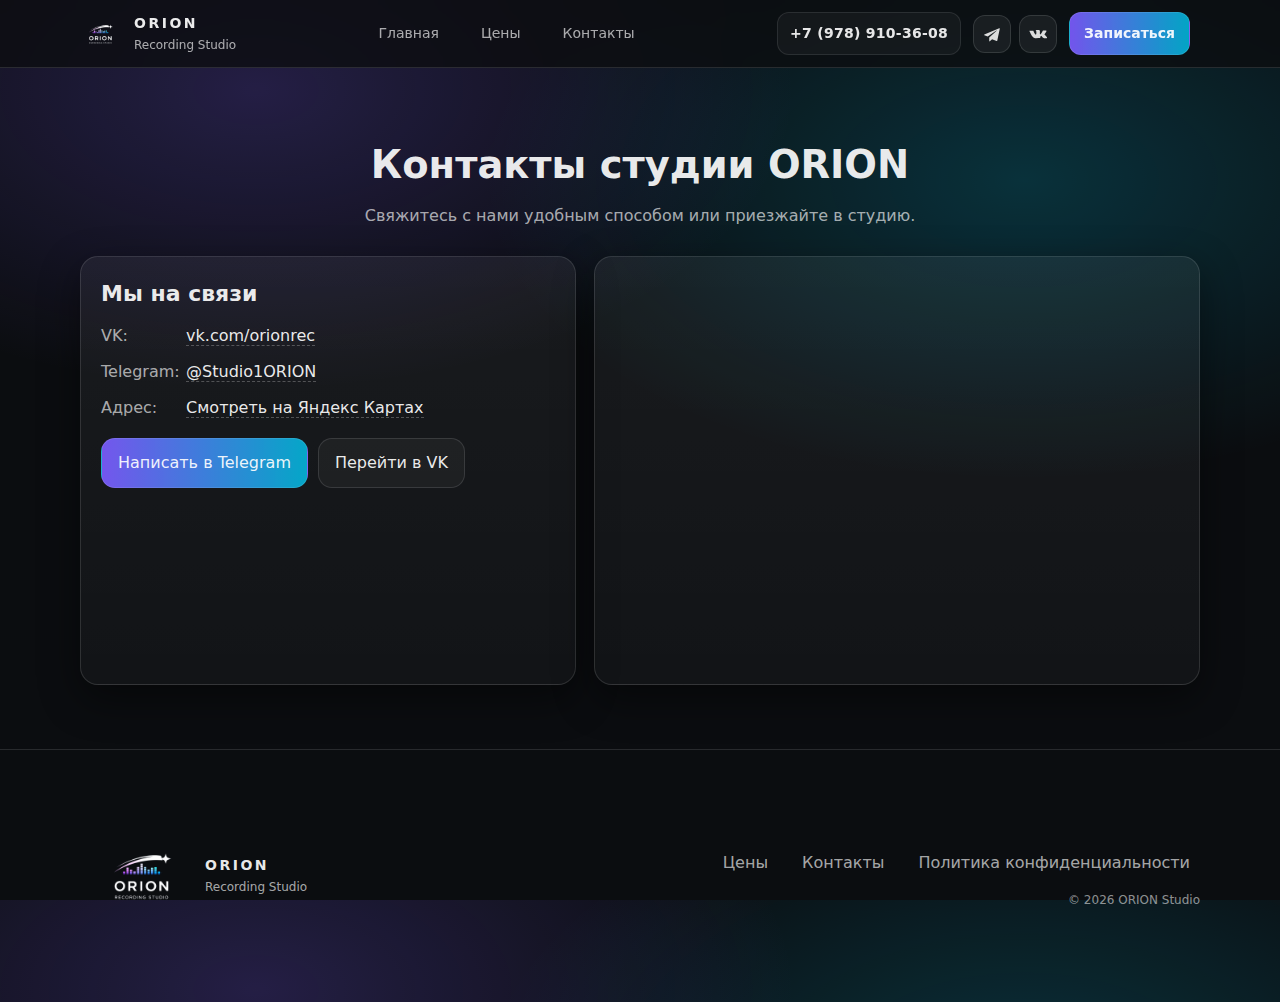
<file: contacts.html>
<!doctype html>
<html lang="ru">
<head>
  <meta charset="utf-8" />
  <meta name="viewport" content="width=device-width, initial-scale=1" />
  <title>ORION | Контакты</title>
  <meta name="description" content="Контакты студии звукозаписи ORION. Адрес, карта, социальные сети." />
  <link rel="stylesheet" href="css/styles.css" />
</head>

<body>

<!-- HEADER -->
<header class="header">
  <div class="header__inner">

    <a class="brand" href="index.html" aria-label="ORION — на главную">
      <img class="brand__logo" src="img/logo.png" alt="ORION Recording Studio" />
      <div class="brand__text">
        <div class="brand__name">ORION</div>
        <div class="brand__sub">Recording Studio</div>
      </div>
    </a>

    <nav class="nav nav--main" id="nav" aria-label="Главная навигация">
      <a href="index.html" class="nav__link">Главная</a>
      <a href="prices.html" class="nav__link">Цены</a>
      <a href="contacts.html" class="nav__link">Контакты</a>
    </nav>

    <div class="header__actions">

      <a class="header__phone" href="tel:+79789103608" aria-label="Позвонить">
        +7 (978) 910-36-08
      </a>

      <div class="header__socials" aria-label="Соцсети">
        <a href="https://t.me/Studio1ORION"
           target="_blank" rel="noopener noreferrer"
           aria-label="Telegram"
           class="social">
          <!-- SVG Telegram -->
          <svg class="social__icon" viewBox="0 0 24 24" aria-hidden="true">
            <path d="M21.6 4.4c.3-.1.6.1.7.3.1.2.1.5 0 .7l-3.3 15.5c-.1.4-.5.6-.9.4l-6-2.3-3 2.7c-.3.3-.8.1-.8-.3v-4.6l9.9-9.1c.2-.2 0-.5-.3-.3L6.3 15.3 1.8 13.6c-.5-.2-.5-.9 0-1.1z"/>
          </svg>
        </a>

        <a href="https://vk.com/orionrec"
           target="_blank" rel="noopener noreferrer"
           aria-label="VK"
           class="social">
          <!-- SVG VK -->
          <svg class="social__icon" viewBox="0 0 24 24" aria-hidden="true">
            <path d="M12.9 17.3h1.4s.4 0 .6-.2c.2-.2.2-.6.2-.6s0-1.8.8-2c.8-.2 1.8 1.8 2.9 2.6.8.6 1.4.5 1.4.5h2.9s1.5-.1.8-1.3c-.1-.1-.5-1.1-2.6-3-.9-.8-.8-.7.3-2.2 1.3-1.8 1.8-2.9 1.6-3.4-.2-.4-1.1-.3-1.1-.3h-3.2s-.2 0-.4.1c-.1.1-.2.2-.2.2s-.5 1.3-1.2 2.4c-1.4 2.4-2 2.5-2.2 2.4-.5-.3-.4-1.4-.4-2.1 0-2.3.4-3.2-.7-3.5-.4-.1-.7-.2-1.7-.2-1.3 0-2.4 0-3 .3-.4.2-.7.5-.5.5.2 0 .6.1.9.5.3.5.3 1.5.3 1.5s.2 2.7-.5 3.1c-.5.3-1.2-.3-2.4-2.4-.6-1.1-1.1-2.4-1.1-2.4s-.1-.2-.2-.2c-.2-.1-.4-.1-.4-.1H1.4s-.5 0-.7.2c-.2.2 0 .6 0 .6s1.8 4.2 3.9 7.1c1.9 2.6 4.6 2.4 4.6 2.4z"/>
          </svg>
        </a>
      </div>

      <a class="btn btn--small header__cta" href="#" data-lead-open>
        Записаться
      </a>

      <button class="burger" id="burger" type="button" aria-label="Открыть меню" aria-expanded="false">
        <span></span><span></span><span></span>
      </button>

    </div>
  </div>
</header>

  <main>
    <section class="section contacts">
      <div class="container">

        <div class="contacts__head">
          <h1 class="contacts__title">Контакты студии ORION</h1>
          <p class="contacts__subtitle">
            Свяжитесь с нами удобным способом или приезжайте в студию.
          </p>
        </div>

        <div class="contacts-grid">

          <!-- ЛЕВАЯ КОЛОНКА -->
          <div class="contacts-info card">
            <h3 class="contacts-info__title">Мы на связи</h3>

            <ul class="contacts-list">
              <li>
                <span class="contacts-list__label">VK:</span>
                <a href="https://vk.com/orionrec" target="_blank" rel="noopener">
                  vk.com/orionrec
                </a>
              </li>

              <li>
                <span class="contacts-list__label">Telegram:</span>
                <a href="https://t.me/Studio1ORION" target="_blank" rel="noopener">
                  @Studio1ORION
                </a>
              </li>

              <li>
                <span class="contacts-list__label">Адрес:</span>
                <a href="https://yandex.ru/maps/org/orion/238571213083/" target="_blank" rel="noopener">
                  Смотреть на Яндекс Картах
                </a>
              </li>
            </ul>

            <div class="contacts-actions">
              <a class="btn" href="https://t.me/Studio1ORION" target="_blank" rel="noopener">Написать в Telegram</a>
              <a class="btn btn--ghost" href="https://vk.com/orionrec" target="_blank" rel="noopener">Перейти в VK</a>
            </div>
          </div>

          <!-- ПРАВАЯ КОЛОНКА -->
          <div class="contacts-map card">
            <iframe
              src="https://yandex.ru/map-widget/v1/?ll=33.343747%2C45.190896&z=16&mode=search&oid=238571213083&ol=biz"
              frameborder="0"
              allowfullscreen
              loading="lazy"
              aria-label="Карта студии ORION">
            </iframe>
          </div>

        </div>
      </div>
    </section>
  </main>

  <!-- FOOTER -->
  <footer class="footer">
    <div class="container footer__inner">

      <a class="footer__brand" href="index.html" aria-label="ORION — на главную">
        <img class="footer__logo" src="img/logo.png" alt="ORION Recording Studio">
        <div class="footer__brandtext">
          <div class="footer__name">ORION</div>
          <div class="footer__sub">Recording Studio</div>
        </div>
      </a>

      <div class="footer__right">
        <nav class="footer__links" aria-label="Ссылки">
          <a href="prices.html">Цены</a>
          <a href="contacts.html">Контакты</a>
          <a href="politika.html">Политика конфиденциальности</a>
        </nav>

        <div class="footer__copy">© <span id="year"></span> ORION Studio</div>
      </div>

    </div>
  </footer>

  <!-- LEAD MODAL -->
  <div class="modal" id="leadModal" aria-hidden="true">
    <div class="modal__backdrop" data-lead-close></div>

    <div class="modal__dialog modal__dialog--lead" role="dialog" aria-label="Оставить заявку">
      <button class="modal__close" type="button" data-lead-close aria-label="Закрыть">✕</button>

      <div class="lead">
        <div class="lead__media" aria-hidden="true">
          <img src="img/lead-photo.jpg" alt="">
        </div>

        <div class="lead__content">
          <h3 class="lead__title">Оставьте заявку и мы свяжемся с вами!</h3>

          <form data-lead-form>
            <input type="text" name="hp" autocomplete="off" tabindex="-1"
                   style="position:absolute; left:-9999px; opacity:0; height:0;">

            <input name="name" placeholder="Как вас зовут?" required>
            <input name="phone" placeholder="+7 (999) 999-9999" required>

            <label class="form__label">Как удобнее связаться?</label>
            <select name="channel">
              <option value="Telegram">Telegram</option>
              <option value="VK">VK</option>
              <option value="Звонок">Звонок</option>
            </select>

            <label class="agree">
              <input type="checkbox" required>
              <span>Соглашаюсь с условиями <a href="politika.html" target="_blank">политики конфиденциальности</a></span>
            </label>

            <button class="btn" type="submit">Оставить заявку</button>
          </form>
        </div>
      </div>
    </div>
  </div>

  <!-- Скрипт только внизу -->
  <script src="js/script.js"></script>
</body>
</html>
</file>
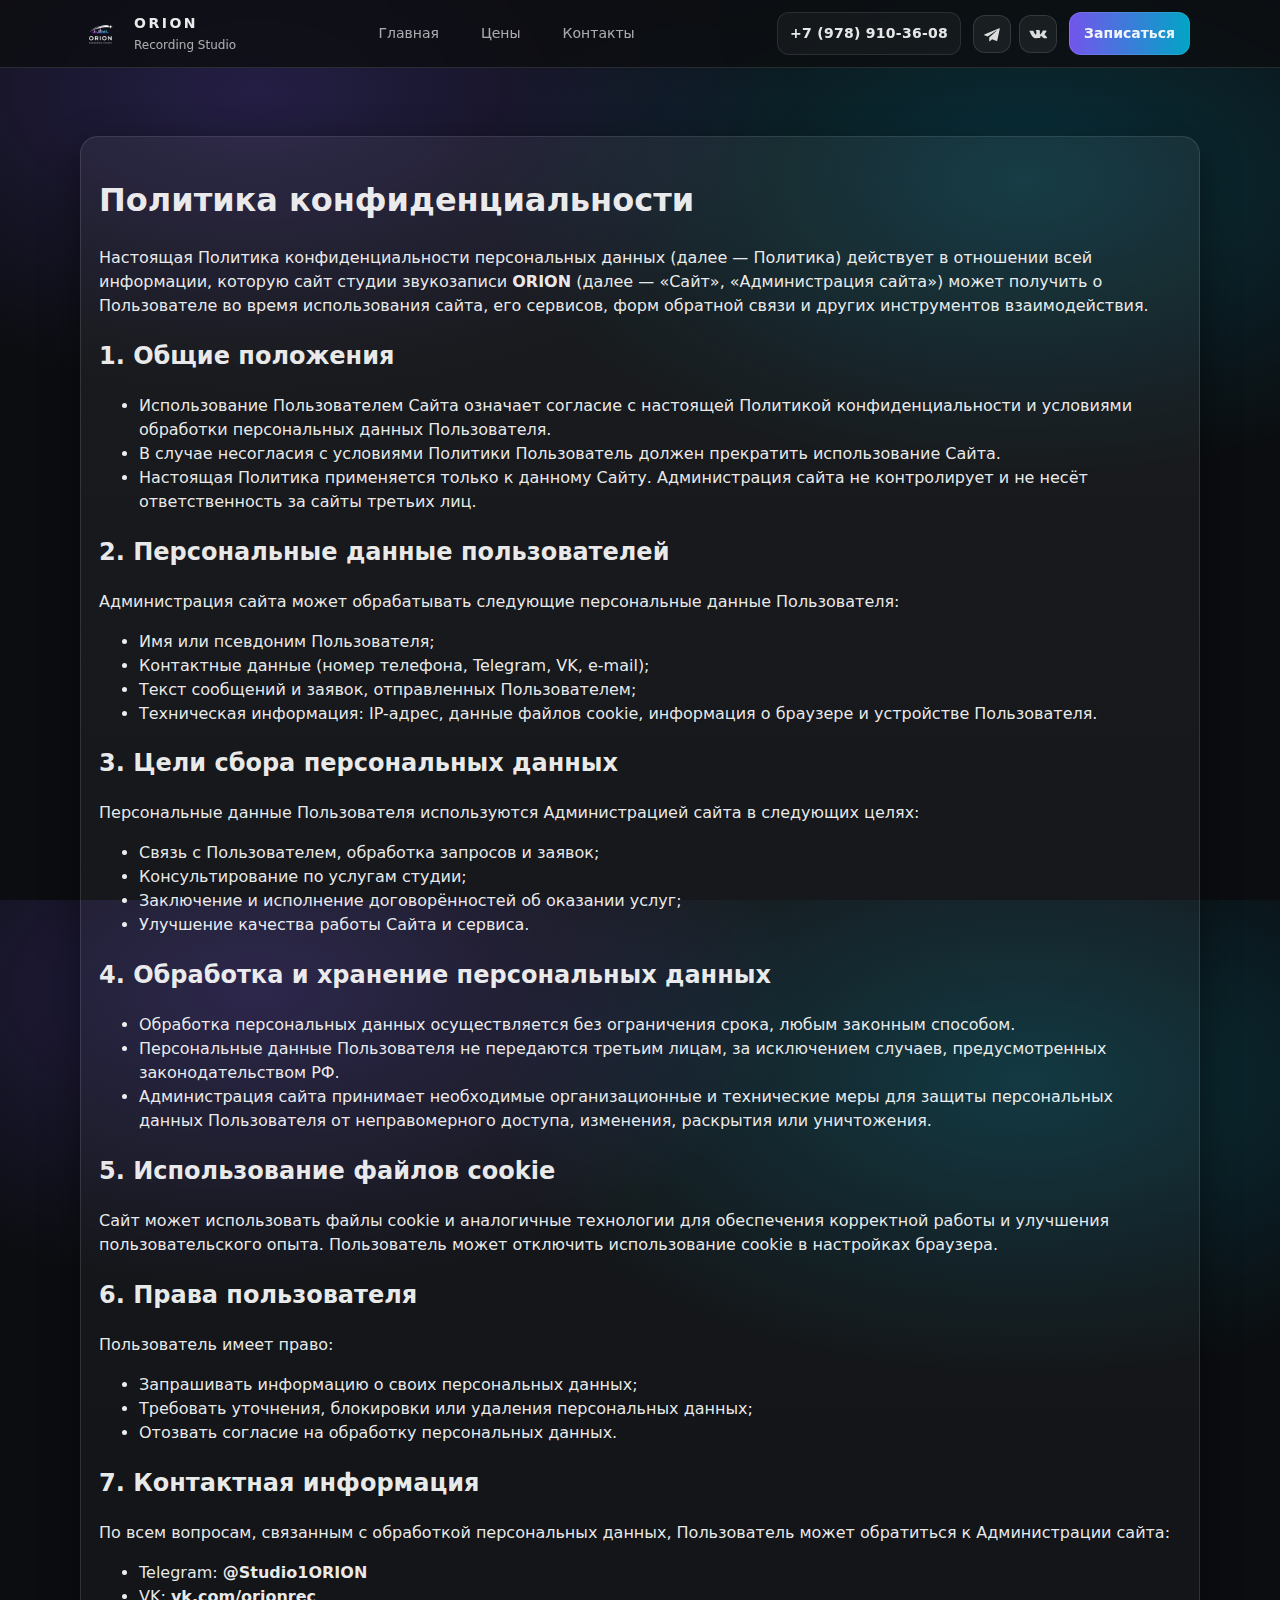
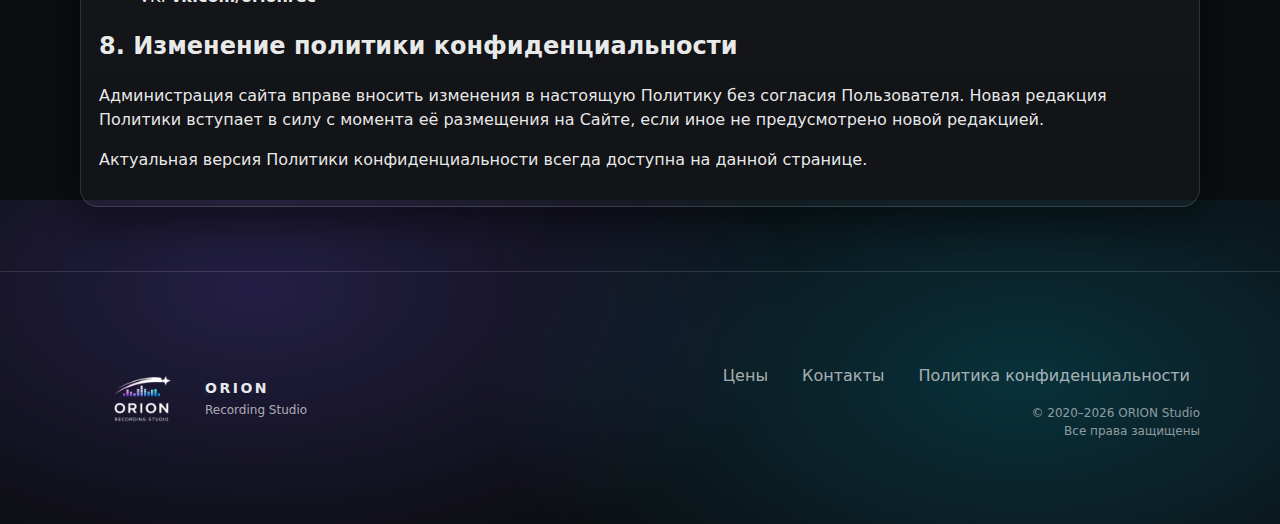
<file: politika.html>
<!doctype html>
<html lang="ru">
<head>
  <meta charset="utf-8" />
  <meta name="viewport" content="width=device-width, initial-scale=1" />
  <title>ORION | Политика конфиденциальности</title>
  <meta name="description" content="Политика конфиденциальности студии звукозаписи ORION." />
  <link rel="stylesheet" href="css/styles.css" />
</head>
<body>

<!-- HEADER -->
<header class="header">
  <div class="header__inner">

    <a class="brand" href="index.html" aria-label="ORION — на главную">
      <img class="brand__logo" src="img/logo.png" alt="ORION Recording Studio" />
      <div class="brand__text">
        <div class="brand__name">ORION</div>
        <div class="brand__sub">Recording Studio</div>
      </div>
    </a>

    <nav class="nav nav--main" id="nav" aria-label="Главная навигация">
      <a href="index.html" class="nav__link">Главная</a>
      <a href="prices.html" class="nav__link">Цены</a>
      <a href="contacts.html" class="nav__link">Контакты</a>
    </nav>

    <div class="header__actions">

      <a class="header__phone" href="tel:+79789103608" aria-label="Позвонить">
        +7 (978) 910-36-08
      </a>

      <div class="header__socials" aria-label="Соцсети">
        <a href="https://t.me/Studio1ORION"
           target="_blank" rel="noopener noreferrer"
           aria-label="Telegram"
           class="social">
          <!-- SVG Telegram -->
          <svg class="social__icon" viewBox="0 0 24 24" aria-hidden="true">
            <path d="M21.6 4.4c.3-.1.6.1.7.3.1.2.1.5 0 .7l-3.3 15.5c-.1.4-.5.6-.9.4l-6-2.3-3 2.7c-.3.3-.8.1-.8-.3v-4.6l9.9-9.1c.2-.2 0-.5-.3-.3L6.3 15.3 1.8 13.6c-.5-.2-.5-.9 0-1.1z"/>
          </svg>
        </a>

        <a href="https://vk.com/orionrec"
           target="_blank" rel="noopener noreferrer"
           aria-label="VK"
           class="social">
          <!-- SVG VK -->
          <svg class="social__icon" viewBox="0 0 24 24" aria-hidden="true">
            <path d="M12.9 17.3h1.4s.4 0 .6-.2c.2-.2.2-.6.2-.6s0-1.8.8-2c.8-.2 1.8 1.8 2.9 2.6.8.6 1.4.5 1.4.5h2.9s1.5-.1.8-1.3c-.1-.1-.5-1.1-2.6-3-.9-.8-.8-.7.3-2.2 1.3-1.8 1.8-2.9 1.6-3.4-.2-.4-1.1-.3-1.1-.3h-3.2s-.2 0-.4.1c-.1.1-.2.2-.2.2s-.5 1.3-1.2 2.4c-1.4 2.4-2 2.5-2.2 2.4-.5-.3-.4-1.4-.4-2.1 0-2.3.4-3.2-.7-3.5-.4-.1-.7-.2-1.7-.2-1.3 0-2.4 0-3 .3-.4.2-.7.5-.5.5.2 0 .6.1.9.5.3.5.3 1.5.3 1.5s.2 2.7-.5 3.1c-.5.3-1.2-.3-2.4-2.4-.6-1.1-1.1-2.4-1.1-2.4s-.1-.2-.2-.2c-.2-.1-.4-.1-.4-.1H1.4s-.5 0-.7.2c-.2.2 0 .6 0 .6s1.8 4.2 3.9 7.1c1.9 2.6 4.6 2.4 4.6 2.4z"/>
          </svg>
        </a>
      </div>

      <a class="btn btn--small header__cta" href="#" data-lead-open>
        Записаться
      </a>

      <button class="burger" id="burger" type="button" aria-label="Открыть меню" aria-expanded="false">
        <span></span><span></span><span></span>
      </button>

    </div>
  </div>
</header>

  <main>
    <section class="section">
      <div class="container card" style="padding:18px;">
<h1>Политика конфиденциальности</h1>

<p>
Настоящая Политика конфиденциальности персональных данных (далее — Политика)
действует в отношении всей информации, которую сайт студии звукозаписи
<b>ORION</b> (далее — «Сайт», «Администрация сайта») может получить о Пользователе
во время использования сайта, его сервисов, форм обратной связи и других
инструментов взаимодействия.
</p>

<h2>1. Общие положения</h2>
<ul>
  <li>
    Использование Пользователем Сайта означает согласие с настоящей Политикой
    конфиденциальности и условиями обработки персональных данных Пользователя.
  </li>
  <li>
    В случае несогласия с условиями Политики Пользователь должен прекратить
    использование Сайта.
  </li>
  <li>
    Настоящая Политика применяется только к данному Сайту. Администрация сайта
    не контролирует и не несёт ответственность за сайты третьих лиц.
  </li>
</ul>

<h2>2. Персональные данные пользователей</h2>
<p>
Администрация сайта может обрабатывать следующие персональные данные Пользователя:
</p>
<ul>
  <li>Имя или псевдоним Пользователя;</li>
  <li>Контактные данные (номер телефона, Telegram, VK, e-mail);</li>
  <li>Текст сообщений и заявок, отправленных Пользователем;</li>
  <li>
    Техническая информация: IP-адрес, данные файлов cookie, информация о браузере
    и устройстве Пользователя.
  </li>
</ul>

<h2>3. Цели сбора персональных данных</h2>
<p>
Персональные данные Пользователя используются Администрацией сайта в следующих целях:
</p>
<ul>
  <li>Связь с Пользователем, обработка запросов и заявок;</li>
  <li>Консультирование по услугам студии;</li>
  <li>Заключение и исполнение договорённостей об оказании услуг;</li>
  <li>Улучшение качества работы Сайта и сервиса.</li>
</ul>

<h2>4. Обработка и хранение персональных данных</h2>
<ul>
  <li>
    Обработка персональных данных осуществляется без ограничения срока,
    любым законным способом.
  </li>
  <li>
    Персональные данные Пользователя не передаются третьим лицам,
    за исключением случаев, предусмотренных законодательством РФ.
  </li>
  <li>
    Администрация сайта принимает необходимые организационные и технические меры
    для защиты персональных данных Пользователя от неправомерного доступа,
    изменения, раскрытия или уничтожения.
  </li>
</ul>

<h2>5. Использование файлов cookie</h2>
<p>
Сайт может использовать файлы cookie и аналогичные технологии для обеспечения
корректной работы и улучшения пользовательского опыта. Пользователь может
отключить использование cookie в настройках браузера.
</p>

<h2>6. Права пользователя</h2>
<p>Пользователь имеет право:</p>
<ul>
  <li>Запрашивать информацию о своих персональных данных;</li>
  <li>Требовать уточнения, блокировки или удаления персональных данных;</li>
  <li>Отозвать согласие на обработку персональных данных.</li>
</ul>

<h2>7. Контактная информация</h2>
<p>
По всем вопросам, связанным с обработкой персональных данных, Пользователь может
обратиться к Администрации сайта:
</p>
<ul>
  <li>Telegram: <b>@Studio1ORION</b></li>
  <li>VK: <b>vk.com/orionrec</b></li>
</ul>

<h2>8. Изменение политики конфиденциальности</h2>
<p>
Администрация сайта вправе вносить изменения в настоящую Политику без согласия
Пользователя. Новая редакция Политики вступает в силу с момента её размещения
на Сайте, если иное не предусмотрено новой редакцией.
</p>

<p>
Актуальная версия Политики конфиденциальности всегда доступна на данной странице.
</p>
      </div>
    </section>
  </main>

  <!-- FOOTER (тот же новый) -->
  <footer class="footer">
    <div class="container footer__inner">

      <a class="footer__brand" href="index.html" aria-label="ORION — на главную">
        <img class="footer__logo" src="img/logo.png" alt="ORION Recording Studio">
        <div class="footer__brandtext">
          <div class="footer__name">ORION</div>
          <div class="footer__sub">Recording Studio</div>
        </div>
      </a>

      <div class="footer__right">
        <nav class="footer__links" aria-label="Ссылки">
          <a href="prices.html">Цены</a>
          <a href="contacts.html">Контакты</a>
          <a href="politika.html">Политика конфиденциальности</a>
        </nav>

        <div class="footer__copy">
  © 2020–2026 ORION Studio<br>
  <span class="footer__rights">Все права защищены</span>
</div>

    </div>
  </footer>

  <script src="js/script.js"></script>
</body>
</html>
</file>
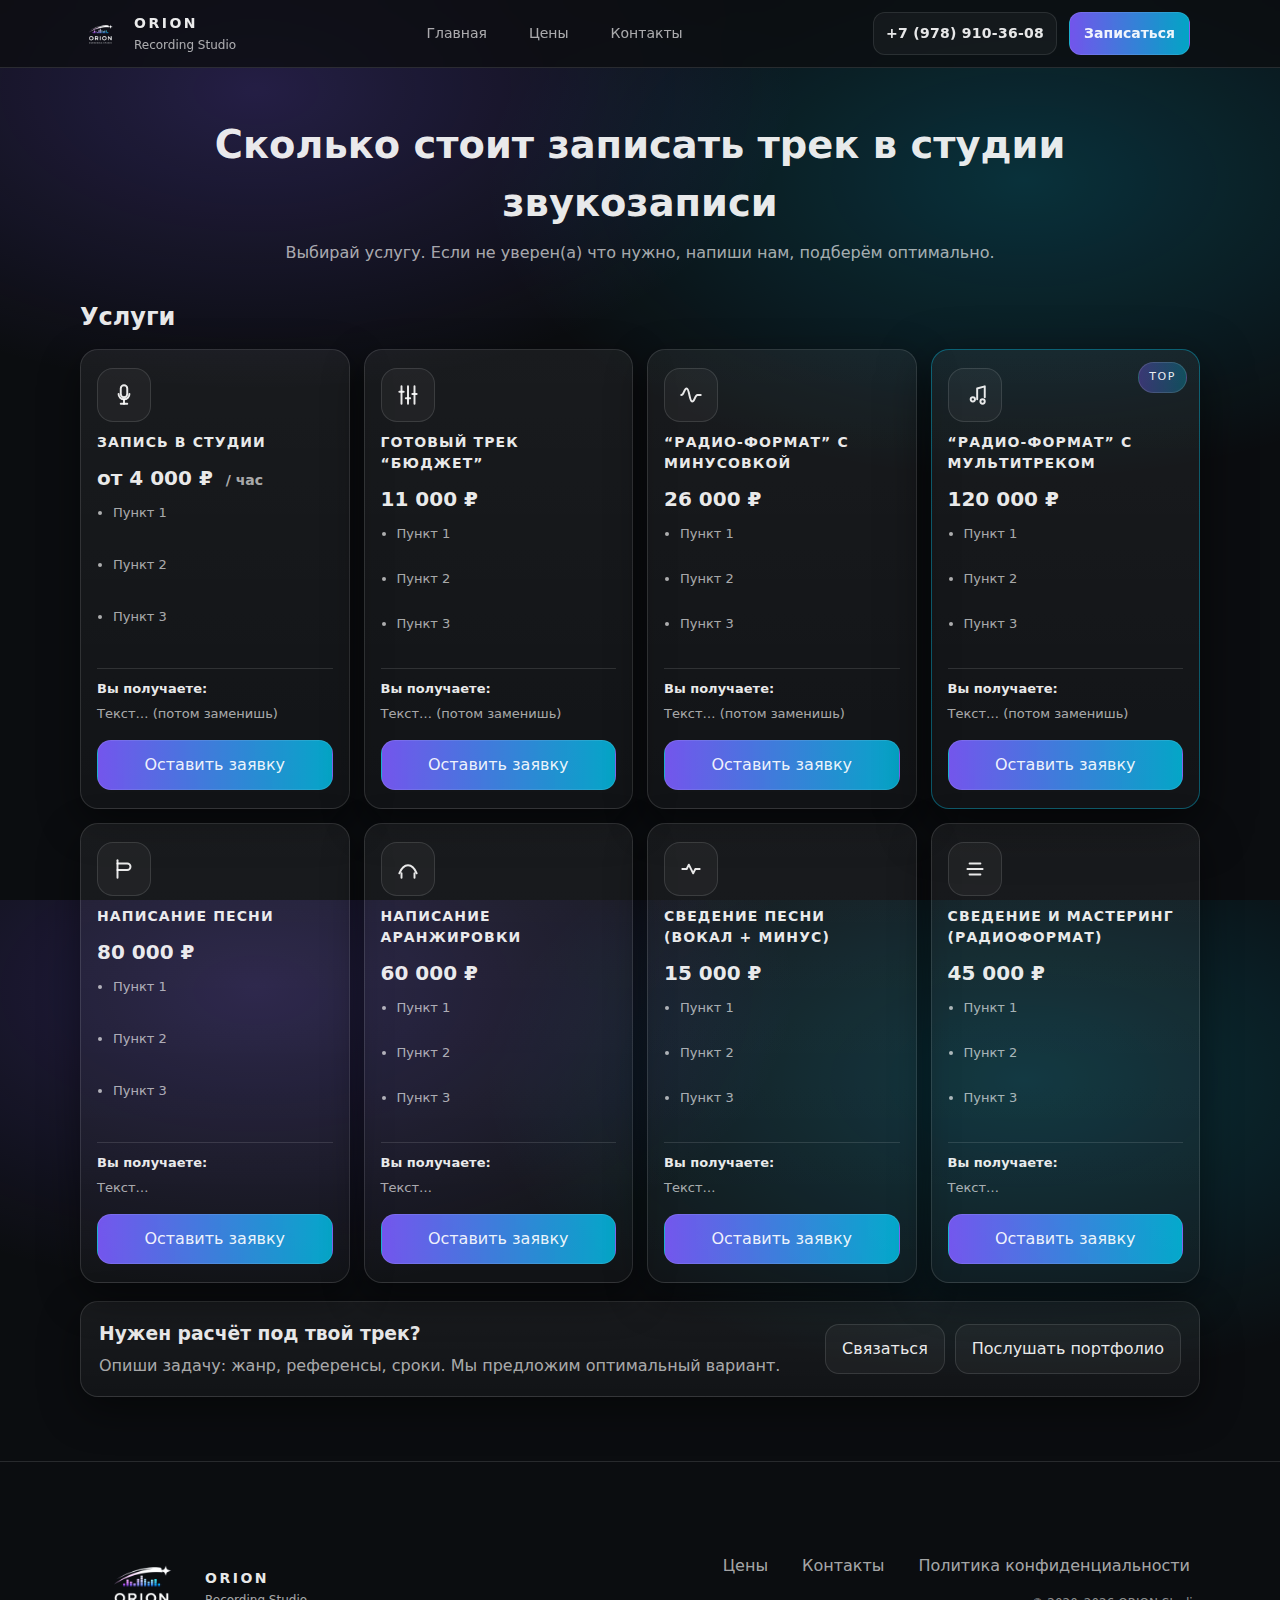
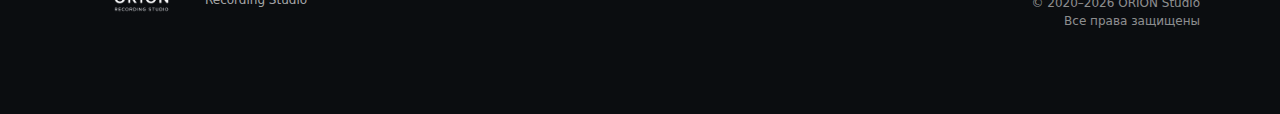
<file: prices.html>
<!doctype html>
<html lang="ru">
<head>
  <meta charset="utf-8" />
  <meta name="viewport" content="width=device-width, initial-scale=1" />
  <title>ORION | Цены</title>
  <meta name="description" content="Цены студии звукозаписи ORION: запись, сведение, мастеринг, продакшн." />
  <link rel="stylesheet" href="css/styles.css" />
</head>

<body>
  <!-- HEADER (как на главной) -->
 <header class="header">
  <div class="header__inner">

    <a class="brand" href="index.html" aria-label="ORION — на главную">
      <img class="brand__logo" src="img/logo.png" alt="ORION Recording Studio" />
      <div class="brand__text">
        <div class="brand__name">ORION</div>
        <div class="brand__sub">Recording Studio</div>
      </div>
    </a>

    <button class="burger" id="burger" aria-label="Открыть меню" aria-expanded="false">
      <span></span><span></span><span></span>
    </button>

    <nav class="nav nav--main" id="nav" aria-label="Главная навигация">
      <a href="index.html" class="nav__link">Главная</a>
      <a href="prices.html" class="nav__link">Цены</a>
      <a href="contacts.html" class="nav__link">Контакты</a>
    </nav>

    <div class="header__actions">
    <a class="header__phone" href="tel:+79789103608" aria-label="Позвонить">
    +7 (978) 910-36-08
    <a class="btn btn--small header__cta" href="#" data-lead-open>Записаться</a>
  </a>
</div>

  </div>
</header>

  <main>
    <section class="section prices">
      <div class="container">
        <div class="prices__head">
          <h1 class="prices__title">Сколько стоит записать трек в студии звукозаписи</h1>
          <p class="prices__subtitle">
            Выбирай услугу. Если не уверен(а) что нужно, напиши нам, подберём оптимально.
          </p>
        </div>

        <h2 class="prices__h2">Услуги</h2>

        <!-- === 1) ВЕРХНИЕ 4 (как на скрине 1) === -->
        <div class="price-grid">
          <article class="price-card card" data-service>
            <div class="price-card__icon" aria-hidden="true">
              <!-- микрофон -->
              <svg viewBox="0 0 24 24" fill="none">
                <path d="M12 14a3 3 0 0 0 3-3V6a3 3 0 1 0-6 0v5a3 3 0 0 0 3 3Z" stroke="currentColor" stroke-width="1.8"/>
                <path d="M7 11a5 5 0 0 0 10 0" stroke="currentColor" stroke-width="1.8" stroke-linecap="round"/>
                <path d="M12 16v4" stroke="currentColor" stroke-width="1.8" stroke-linecap="round"/>
                <path d="M9 20h6" stroke="currentColor" stroke-width="1.8" stroke-linecap="round"/>
              </svg>
            </div>

            <h3 class="price-card__title">Запись в студии</h3>
            <div class="price-card__price">от 4 000 ₽ <span>/ час</span></div>

            <ul class="price-card__list">
              <li>Пункт 1</li>
              <li>Пункт 2</li>
              <li>Пункт 3</li>
            </ul>
            <div class="price-card__block">
                 <div class="price-card__block-title">Вы получаете:</div>
                <p class="price-card__block-text">Текст… (потом заменишь)</p>
                </div>
            <a class="btn price-card__btn" href="#" data-lead-open>Оставить заявку</a>
          </article>

          <article class="price-card card" data-service>
            <div class="price-card__icon" aria-hidden="true">
              <!-- фейдеры -->
              <svg viewBox="0 0 24 24" fill="none">
                <path d="M6 4v16M12 4v16M18 4v16" stroke="currentColor" stroke-width="1.8" stroke-linecap="round"/>
                <path d="M4 9h4M10 15h4M16 11h4" stroke="currentColor" stroke-width="1.8" stroke-linecap="round"/>
              </svg>
            </div>

            <h3 class="price-card__title">Готовый трек “Бюджет”</h3>
            <div class="price-card__price">11 000 ₽</div>

            <ul class="price-card__list">
              <li>Пункт 1</li>
              <li>Пункт 2</li>
              <li>Пункт 3</li>
            </ul>
            <div class="price-card__block">
                <div class="price-card__block-title">Вы получаете:</div>
                 <p class="price-card__block-text">Текст… (потом заменишь)</p>
                </div>
            <a class="btn price-card__btn" href="#" data-lead-open>Оставить заявку</a>
          </article>

          <article class="price-card card" data-service>
            <div class="price-card__icon" aria-hidden="true">
              <!-- волна -->
              <svg viewBox="0 0 24 24" fill="none">
                <path d="M3 12c2.5 0 2.5-6 5-6s2.5 12 5 12 2.5-6 5-6 2.5 0 3 0" stroke="currentColor" stroke-width="1.8" stroke-linecap="round"/>
              </svg>
            </div>

            <h3 class="price-card__title">“Радио-формат” с минусовкой</h3>
            <div class="price-card__price">26 000 ₽</div>

            <ul class="price-card__list">
              <li>Пункт 1</li>
              <li>Пункт 2</li>
              <li>Пункт 3</li>
            </ul>
            <div class="price-card__block">
                <div class="price-card__block-title">Вы получаете:</div>
            <p class="price-card__block-text">Текст… (потом заменишь)</p>
                </div>
            <a class="btn price-card__btn" href="#" data-lead-open>Оставить заявку</a>
          </article>

          <article class="price-card card price-card--top" data-service>
            <div class="price-card__badge">TOP</div>

            <div class="price-card__icon" aria-hidden="true">
              <!-- нота -->
              <svg viewBox="0 0 24 24" fill="none">
                <path d="M10 18a2 2 0 1 0 0-4 2 2 0 0 0 0 4Z" stroke="currentColor" stroke-width="1.8"/>
                <path d="M14 16V6l7-2v10" stroke="currentColor" stroke-width="1.8" stroke-linecap="round" stroke-linejoin="round"/>
                <path d="M19 20a2 2 0 1 0 0-4 2 2 0 0 0 0 4Z" stroke="currentColor" stroke-width="1.8"/>
              </svg>
            </div>

            <h3 class="price-card__title">“Радио-формат” с мультитреком</h3>
            <div class="price-card__price">120 000 ₽</div>

            <ul class="price-card__list">
              <li>Пункт 1</li>
              <li>Пункт 2</li>
              <li>Пункт 3</li>
            </ul>
            <div class="price-card__block">
             <div class="price-card__block-title">Вы получаете:</div>
            <p class="price-card__block-text">Текст… (потом заменишь)</p>
            </div>
            <a class="btn price-card__btn" href="#" data-lead-open>Оставить заявку</a>
          </article>
        </div>

        <!-- === 2) НИЖНИЕ 4 (как на скрине 2, с блоками текста) === -->
        <div class="price-grid" style="margin-top:14px;">
          <article class="price-card card" data-service>
            <div class="price-card__icon" aria-hidden="true">
              <svg viewBox="0 0 24 24" fill="none">
                <path d="M6 20V4" stroke="currentColor" stroke-width="1.8" stroke-linecap="round"/>
                <path d="M6 7h9a3 3 0 0 1 0 6H6" stroke="currentColor" stroke-width="1.8" stroke-linecap="round" stroke-linejoin="round"/>
              </svg>
            </div>

            <h3 class="price-card__title">Написание песни</h3>
            <div class="price-card__price">80 000 ₽</div>

            <ul class="price-card__list">
              <li>Пункт 1</li>
              <li>Пункт 2</li>
              <li>Пункт 3</li>
            </ul>

            <div class="price-card__block">
              <div class="price-card__block-title">Вы получаете:</div>
              <p class="price-card__block-text">Текст…</p>
            </div>

            <a class="btn price-card__btn" href="#" data-lead-open>Оставить заявку</a>
          </article>

          <article class="price-card card" data-service>
            <div class="price-card__icon" aria-hidden="true">
              <svg viewBox="0 0 24 24" fill="none">
                <path d="M4 16c4-10 12-10 16 0" stroke="currentColor" stroke-width="1.8" stroke-linecap="round"/>
                <path d="M6 16v4M18 16v4" stroke="currentColor" stroke-width="1.8" stroke-linecap="round"/>
              </svg>
            </div>

            <h3 class="price-card__title">Написание аранжировки</h3>
            <div class="price-card__price">60 000 ₽</div>

            <ul class="price-card__list">
              <li>Пункт 1</li>
              <li>Пункт 2</li>
              <li>Пункт 3</li>
            </ul>

            <div class="price-card__block">
              <div class="price-card__block-title">Вы получаете:</div>
              <p class="price-card__block-text">Текст…</p>
            </div>

            <a class="btn price-card__btn" href="#" data-lead-open>Оставить заявку</a>
          </article>

          <article class="price-card card" data-service>
            <div class="price-card__icon" aria-hidden="true">
              <svg viewBox="0 0 24 24" fill="none">
                <path d="M4 12h4l2-4 4 8 2-4h4" stroke="currentColor" stroke-width="1.8" stroke-linecap="round" stroke-linejoin="round"/>
              </svg>
            </div>

            <h3 class="price-card__title">Сведение песни (вокал + минус)</h3>
            <div class="price-card__price">15 000 ₽</div>

            <ul class="price-card__list">
              <li>Пункт 1</li>
              <li>Пункт 2</li>
              <li>Пункт 3</li>
            </ul>

            <div class="price-card__block">
              <div class="price-card__block-title">Вы получаете:</div>
              <p class="price-card__block-text">Текст…</p>
            </div>

           <a class="btn price-card__btn" href="#" data-lead-open>Оставить заявку</a>
          </article>

          <article class="price-card card" data-service>
            <div class="price-card__icon" aria-hidden="true">
              <svg viewBox="0 0 24 24" fill="none">
                <path d="M5 12h14" stroke="currentColor" stroke-width="1.8" stroke-linecap="round"/>
                <path d="M7 7h10M7 17h10" stroke="currentColor" stroke-width="1.8" stroke-linecap="round"/>
              </svg>
            </div>

            <h3 class="price-card__title">Сведение и мастеринг (радиоформат)</h3>
            <div class="price-card__price">45 000 ₽</div>

            <ul class="price-card__list">
              <li>Пункт 1</li>
              <li>Пункт 2</li>
              <li>Пункт 3</li>
            </ul>

            <div class="price-card__block">
              <div class="price-card__block-title">Вы получаете:</div>
              <p class="price-card__block-text">Текст…</p>
            </div>

            <a class="btn price-card__btn" href="#" data-lead-open>Оставить заявку</a>
          </article>
        </div>

        <div class="prices__cta card">
          <div class="prices__cta-text">
            <h3>Нужен расчёт под твой трек?</h3>
            <p>Опиши задачу: жанр, референсы, сроки. Мы предложим оптимальный вариант.</p>
          </div>
          <div class="prices__cta-actions">
            <a class="btn btn--ghost" href="contacts.html">Связаться</a>
            <a class="btn btn--ghost" href="index.html#portfolio">Послушать портфолио</a>
          </div>
        </div>

      </div>
    </section>
  </main>

<footer class="footer">
  <div class="container footer__inner">

    <a class="footer__brand" href="index.html" aria-label="ORION — на главную">
      <img class="footer__logo" src="img/logo.png" alt="ORION Recording Studio">
      <div class="footer__brandtext">
        <div class="footer__name">ORION</div>
        <div class="footer__sub">Recording Studio</div>
      </div>
    </a>

    <div class="footer__right">
      <nav class="footer__links" aria-label="Ссылки">
        <a href="prices.html">Цены</a>
        <a href="contacts.html">Контакты</a>
        <a href="politika.html">Политика конфиденциальности</a>
      </nav>

     <div class="footer__copy">
  © 2020–2026 ORION Studio<br>
  <span class="footer__rights">Все права защищены</span>
</div>
    </div>

  </div>
</footer>

  <!-- LEAD MODAL -->
  <div class="modal" id="leadModal" aria-hidden="true">
    <div class="modal__backdrop" data-lead-close></div>

    <div class="modal__dialog modal__dialog--lead" role="dialog" aria-label="Оставить заявку">
      <button class="modal__close" type="button" data-lead-close aria-label="Закрыть">✕</button>

      <div class="lead">
        <div class="lead__media" aria-hidden="true">
          <img src="img/lead-photo.jpg" alt="">
        </div>

        <div class="lead__content">
          <h3 class="lead__title">Оставьте заявку и мы свяжемся с вами!</h3>

          <form data-lead-form>
            <input type="text" name="hp" autocomplete="off" tabindex="-1"
                   style="position:absolute; left:-9999px; opacity:0; height:0;">

            <input name="name" placeholder="Как вас зовут?" required>
            <input name="phone" placeholder="+7 (999) 999-9999" required>

            <label class="form__label">Как удобнее связаться?</label>
            <select name="channel">
              <option value="Telegram">Telegram</option>
              <option value="VK">VK</option>
              <option value="Звонок">Звонок</option>
            </select>

            <label class="agree">
              <input type="checkbox" required>
              <span>Соглашаюсь с условиями <a href="politika.html" target="_blank">политики конфиденциальности</a></span>
            </label>

            <button class="btn" type="submit">Оставить заявку</button>
          </form>
        </div>
      </div>
    </div>
  </div>
  <script src="js/script.js"></script>

</body>
</html>
</file>
<file: css/styles.css>
:root{
  --bg: #0b0d10;
  --card: rgba(255,255,255,0.06);
  --text: rgba(255,255,255,0.92);
  --muted: rgba(255,255,255,0.65);
  --line: rgba(255,255,255,0.12);
  --accent: #7c5cff;
  --accent2: #00d4ff;
  --shadow: 0 14px 40px rgba(0,0,0,0.45);
  --radius: 18px;

  /* высота шапки (важно для padding-top у body) */
  --header-h: 72px;
}

*{ box-sizing: border-box; }
html, body{ height: 100%; }
body{
  margin: 0;
  padding-top: var(--header-h);
  background: radial-gradient(900px 500px at 20% 10%, rgba(124,92,255,0.22), transparent 60%),
              radial-gradient(900px 500px at 80% 20%, rgba(0,212,255,0.18), transparent 60%),
              var(--bg);
  color: var(--text);
  font-family: system-ui, -apple-system, Segoe UI, Roboto, Arial, sans-serif;
  line-height: 1.5;
}
a{ color: inherit; text-decoration: none; }
img{ max-width: 100%; display: block; }

.container{
  width: min(1120px, calc(100% - 40px));
  margin: 0 auto;
}

/* HEADER */
/* ===== HEADER (единственный блок) ===== */
.header{
  position: fixed;
  top: 0;
  left: 0;
  right: 0;
  z-index: 9999;
  background: rgba(11,13,16,0.78);
  backdrop-filter: blur(10px);
  border-bottom: 1px solid var(--line);
  padding: 12px 20px;
}

.header__inner{
  width: min(1120px, calc(100% - 40px));
  margin: 0 auto;
  display: grid;
  grid-template-columns: auto 1fr auto; /* ✅ ВАЖНО */
  align-items: center;
  gap: 14px;
}

.header__socials{
  display: flex;
  gap: 8px;
  align-items: center;
}

.header__actions{
  justify-self: end;
  display: flex;
  align-items: center;
  gap: 12px;
  flex-wrap: nowrap; /* 🔥 важно */
}

@media (max-width: 760px){
  .header__phone{ display: none; }
}

.social{
  width: 38px;
  height: 38px;
  display: grid;
  place-items: center;
  border-radius: 12px;
  background: rgba(255,255,255,0.06);
  border: 1px solid rgba(255,255,255,0.12);
  transition: background .15s ease, transform .15s ease;
}

.social__icon{
  width: 18px;
  height: 18px;
  fill: rgba(255,255,255,0.85);
}

.social:hover{
  background: rgba(255,255,255,0.14);
  transform: translateY(-1px);
}

.social:hover .social__icon{
  fill: #fff;
}

.brand{
  justify-self: start;
  display: flex;
  align-items: center;
  gap: 12px;
}
.brand__logo{ width: 42px; height: 42px; object-fit: contain; }
.brand__text{ display: grid; gap: 2px; }
.brand__name{ font-weight: 800; letter-spacing: .18em; font-size: 14px; }
.brand__sub{ font-size: 12px; color: var(--muted); }

.nav{ display: flex; gap: 16px; align-items: center; }
.nav--main{ justify-self: center; gap: 18px; }

.nav a{
  font-size: 14px;
  color: var(--muted);
  padding: 10px 12px;
  border-radius: 12px;
}
.nav a:hover{ color: var(--text); background: rgba(255,255,255,0.05); }

.header__phone{
  justify-self: end;
  font-weight: 700;
  font-size: 14px;
  letter-spacing: 0.02em;
  color: rgba(255,255,255,0.9);
  padding: 10px 12px;
  border-radius: 12px;
  border: 1px solid rgba(255,255,255,0.10);
  background: rgba(255,255,255,0.04);
}
.header__phone:hover{ background: rgba(255,255,255,0.07); color: var(--text); }

.header__actions{
  justify-self: end;
  display: flex;
  align-items: center;
  gap: 12px;
}

/* чуть подровняем кнопку в шапке */
.header__cta{
  white-space: nowrap;
  justify-self: end;
  margin-right: 10px;
  padding: 10px 12px;
  border-radius: 12px;
  border: 1px solid rgba(255,255,255,0.10);
  background: linear-gradient(90deg, rgba(124,92,255,0.92), rgba(0,212,255,0.76));
  color: var(--text);
  font-weight: 700;
  font-size: 14px;
}
.header__cta:hover{ filter: brightness(1.05); }

.burger{
  display: none;
  width: 44px;
  height: 40px;
  border-radius: 12px;
  border: 1px solid var(--line);
  background: rgba(255,255,255,0.04);
}
.burger span{
  display: block;
  height: 2px;
  background: rgba(255,255,255,0.8);
  margin: 6px 10px;
  border-radius: 99px;
}

@media (max-width: 760px){
  .header__inner{ grid-template-columns: 1fr auto; }
  .header__phone{ display: none; }
  .burger{ display: inline-block; justify-self: end; }

  .nav--main{
    position: absolute;
    right: 20px;
    top: calc(var(--header-h) - 6px);
    width: min(360px, calc(100% - 40px));
    display: none;
    flex-direction: column;
    align-items: stretch;
    gap: 8px;
    padding: 12px;
    border-radius: 16px;
    background: rgba(11,13,16,0.92);
    border: 1px solid var(--line);
    box-shadow: var(--shadow);
  }
  .nav--main.is-open{ display: flex; }
}

/* HERO */
.hero{
  position: relative;
  min-height: 78vh;
  display: grid;
  align-items: center;
  overflow: hidden;
  border-bottom: 1px solid var(--line);
}
.hero__bg{
  position: absolute;
  inset: 0;
  background-image: url("../img/hero-singer.jpg");
  background-size: cover;
  background-position: center;
  transform: scale(1.02);
}
.hero__overlay{
  position: absolute;
  inset: 0;
  background: linear-gradient(180deg, rgba(11,13,16,0.68), rgba(11,13,16,0.86));
}

.hero__cutout{
  position: absolute;
  right: -40px;
  bottom: -24px;
  width: min(560px, 48vw);
  opacity: 0.95;
  filter: drop-shadow(0 30px 60px rgba(0,0,0,0.55));
  pointer-events: none;
}

.hero__content{
  position: relative;
  padding: 64px 0;
  text-align: center;
}
.hero__title{
  margin: 0;
  font-size: clamp(34px, 4vw, 54px);
  letter-spacing: 0.02em;
}
.hero__title span{
  display: inline-block;
  margin-left: 8px;
  padding: 0 10px;
  border-radius: 14px;
  background: rgba(255,255,255,0.08);
  border: 1px solid rgba(255,255,255,0.12);
}
.hero__subtitle{
  margin: 14px auto 0;
  max-width: 720px;
  color: var(--muted);
  font-size: clamp(16px, 1.4vw, 18px);
}
.hero__actions{
  margin-top: 22px;
  display: flex;
  gap: 12px;
  justify-content: center;
  flex-wrap: wrap;
}

/* SECTIONS */
.section{ padding: 64px 0; }
.section__title{
  margin: 0 0 12px;
  font-size: 28px;
}
.section__text{
  margin: 0 0 12px;
  color: var(--muted);
}
.section__head{
  display: flex;
  align-items: baseline;
  justify-content: space-between;
  gap: 16px;
  margin-bottom: 18px;
}
.section__hint{ margin: 0; color: var(--muted); font-size: 14px; }

.card{
  background: linear-gradient(180deg, var(--card), rgba(255,255,255,0.03));
  border: 1px solid var(--line);
  border-radius: var(--radius);
  box-shadow: var(--shadow);
  overflow: hidden;
}

/* ABOUT */
.about-grid{
  display: grid;
  grid-template-columns: 1.1fr 0.9fr;
  gap: 20px;
  align-items: start;
}
.facts{
  margin: 18px 0 0;
  padding-left: 18px;
  color: var(--muted);
}
.facts__k{ color: var(--text); }

.mini-actions{
  margin-top: 18px;
  display: flex;
  gap: 10px;
  flex-wrap: wrap;
}

.about-photos{
  display: grid;
  grid-template-columns: 1fr 1fr;
  gap: 12px;
}
.photo-card img{
  width: 100%;
  height: 220px;
  object-fit: cover;
}
.photo-card--producer{
  grid-column: 1 / -1;
}
.photo-card--producer img{
  height: 420px;
  object-position: center top;
}
.photo-card--producer figcaption{
  padding: 12px 14px;
  color: var(--muted);
  font-size: 13px;
  border-top: 1px solid var(--line);
  background: rgba(0,0,0,0.15);
}
.photo-card--wide{
  grid-column: 1 / -1;
}
.photo-card--wide img{ height: 240px; }

/* BUTTONS */
.btn{
  display: inline-flex;
  align-items: center;
  justify-content: center;
  gap: 10px;
  padding: 12px 16px;
  border-radius: 14px;
  background: linear-gradient(90deg, rgba(124,92,255,0.92), rgba(0,212,255,0.76));
  color: var(--text);
  border: 1px solid rgba(255,255,255,0.10);
}
.btn:hover{ filter: brightness(1.05); }
.btn--ghost{
  background: rgba(255,255,255,0.04);
  border: 1px solid var(--line);
}
.btn--small{ padding: 10px 14px; border-radius: 12px; font-size: 14px; }

/* SHOWREEL */
.showreel{
  display: grid;
  grid-template-columns: 1fr 1fr;
  gap: 14px;
}
.reel{ padding: 14px; }
.reel__video{
  position: relative;
  border-radius: 16px;
  overflow: hidden;
  border: 1px solid var(--line);
  background: rgba(255,255,255,0.03);
}
.reel__preview{
  width: 100%;
  height: 260px;
  object-fit: cover;
  display: block;
  filter: saturate(1.05);
}
.reel__btn{
  position: absolute;
  left: 14px;
  bottom: 14px;
  padding: 10px 14px;
  border-radius: 14px;
  border: 1px solid rgba(255,255,255,0.14);
  background: rgba(11,13,16,0.55);
  color: var(--text);
  cursor: pointer;
  backdrop-filter: blur(8px);
}
.reel__btn:hover{ filter: brightness(1.05); }
.reel__meta{
  margin-top: 12px;
}
.reel__title{ font-weight: 800; }
.reel__text{ margin-top: 4px; color: var(--muted); font-size: 14px; }

/* PLAYER */
.player-grid{
  display: grid;
  grid-template-columns: 0.95fr 1.05fr;
  gap: 18px;
  align-items: stretch;
}
.player{ padding: 16px; }
.player__cover{
  border-radius: 16px;
  overflow: hidden;
  border: 1px solid var(--line);
  background: rgba(255,255,255,0.03);
}
.player__cover img{
  width: 100%;
  height: 320px;
  object-fit: cover;
}
.player__meta{ margin-top: 12px; }
.player__title{ font-weight: 700; font-size: 18px; }
.player__artist{ color: var(--muted); font-size: 14px; margin-top: 2px; }
.player__controls{
  margin-top: 14px;
  display: flex;
  gap: 10px;
  align-items: center;
}
.icon-btn{
  width: 44px;
  height: 44px;
  border-radius: 14px;
  border: 1px solid var(--line);
  background: rgba(255,255,255,0.05);
  color: var(--text);
  cursor: pointer;
}
.icon-btn--main{
  width: 54px;
  height: 54px;
  border-radius: 18px;
  background: linear-gradient(90deg, rgba(124,92,255,0.85), rgba(0,212,255,0.65));
}
.icon-btn:hover{ filter: brightness(1.05); }

.player__progress{
  margin-top: 12px;
  display: grid;
  grid-template-columns: 56px 1fr 56px;
  gap: 10px;
  align-items: center;
}
.time{ color: var(--muted); font-size: 13px; text-align: center; }
#seek{ width: 100%; }

.covers{
  padding: 14px;
  display: grid;
  grid-template-columns: repeat(3, 1fr);
  gap: 12px;
}
.cover{
  position: relative;
  border-radius: 14px;
  overflow: hidden;
  border: 1px solid var(--line);
  background: rgba(255,255,255,0.03);
  cursor: pointer;
}
.cover img{
  width: 100%;
  height: 120px;
  object-fit: cover;
  display: block;
}
.cover::after{
  content: "";
  position: absolute;
  inset: 0;
  background: linear-gradient(180deg, transparent, rgba(0,0,0,0.45));
  opacity: 0;
  transition: opacity .15s ease;
}
.cover:hover::after{ opacity: 1; }
.cover.is-active{
  outline: 2px solid rgba(0,212,255,0.7);
  outline-offset: 2px;
}

/* STEPS */
.steps{
  display: grid;
  grid-template-columns: repeat(4, 1fr);
  gap: 14px;
}
.step{ padding: 16px; }
.step__n{
  color: rgba(0,212,255,0.9);
  font-weight: 800;
  letter-spacing: 0.12em;
  font-size: 12px;
}
.step__t{ margin-top: 10px; font-weight: 700; }
.step__p{ margin: 8px 0 0; color: var(--muted); font-size: 14px; }

/* REVIEWS */
.reviews{
  display: grid;
  grid-template-columns: repeat(3, 1fr);
  gap: 14px;
}
.review{ padding: 16px; }
.review__text{ margin: 0; color: var(--muted); }
.review__who{ margin-top: 12px; font-weight: 700; font-size: 14px; }

/* CTA */
.cta{ padding: 52px 0 72px; }
.cta__box{
  display: flex;
  align-items: center;
  justify-content: space-between;
  gap: 18px;
  padding: 20px;
  border-radius: var(--radius);
  border: 1px solid var(--line);
  background: linear-gradient(90deg, rgba(124,92,255,0.15), rgba(0,212,255,0.12));
}
.cta__title{ margin: 0; font-size: 26px; }
.cta__text{ margin: 8px 0 0; color: var(--muted); }
.cta__actions{ display: flex; gap: 10px; flex-wrap: wrap; }

/* === ABOUT right column wrapper === */
.about-right{
  display: grid;
  gap: 12px;
}

/* отдельная карточка продюсера (чтобы было аккуратно) */
.producer-card img{
  width: 100%;
  height: 420px;
  object-fit: cover;          /* без полос */
  object-position: center top;/* держим голову сверху */
  background: transparent;
}
.producer-card figcaption{
  padding: 12px 14px;
  color: var(--muted);
  font-size: 13px;
  border-top: 1px solid var(--line);
  background: rgba(0,0,0,0.15);
}

/* === PEEK CAROUSEL (clean mobile) === */
.carousel{ position: relative; user-select: none; }
.carousel__viewport{ overflow: hidden; padding: 6px 0 14px; }

.carousel__track{
  display: flex;
  gap: 14px;
  padding: 0 56px; /* края соседних видны на десктопе */
  overflow-x: auto;
  scroll-behavior: smooth;
  scrollbar-width: none;
}
.carousel__track::-webkit-scrollbar{ display:none; }

.carousel__slide{
  flex: 0 0 42%;
  max-width: 42%;
  aspect-ratio: 3 / 4;
  border-radius: 18px;
  overflow: hidden;
  background: rgba(255,255,255,0.04);
  border: 1px solid var(--line);
  box-shadow: var(--shadow);
  cursor: pointer;
  transform: scale(0.88);
  opacity: 0.45;
  transition: transform .35s ease, opacity .35s ease, filter .35s ease;
}

.carousel__slide.is-active{
  transform: scale(1);
  opacity: 1;
  filter: saturate(1.05);
}

.carousel__slide img{
  width: 100%;
  height: 100%;
  object-fit: cover;
  object-position: center;
  display: block;
}

/* стрелки */
.carousel__nav{
  position: absolute;
  top: 50%;
  transform: translateY(-60%);
  width: 44px;
  height: 44px;
  border-radius: 50%;
  border: 1px solid var(--line);
  background: rgba(0,0,0,0.55);
  color: #fff;
  font-size: 28px;
  cursor: pointer;
  backdrop-filter: blur(8px);
}
.carousel__nav:hover{ background: rgba(0,0,0,0.8); }
.carousel__nav--prev{ left: 8px; }
.carousel__nav--next{ right: 8px; }

/* точки */
.carousel__dots{
  display: flex;
  justify-content: center;
  gap: 8px;
  margin-top: 8px;
}
.carousel__dot{
  width: 8px;
  height: 8px;
  border-radius: 999px;
  border: 1px solid rgba(255,255,255,0.25);
  background: rgba(255,255,255,0.15);
  cursor: pointer;
  transition: width .25s ease, background .25s ease;
}
.carousel__dot.is-active{
  width: 22px;
  background: linear-gradient(90deg, rgba(124,92,255,0.95), rgba(0,212,255,0.85));
  border-color: transparent;
}

/* адаптив */
@media (max-width: 980px){
  .carousel__slide{ flex-basis: 70%; max-width: 70%; }
}

@media (max-width: 540px){
  .carousel__track{ padding: 0 18px; }
  .carousel__nav{ display:none; } /* свайп */
  .carousel__slide{ flex-basis: 92%; max-width: 92%; }
}

/* центрирование правой колонки */
.about-right{
  display: flex;
  justify-content: center;
}
.about-right .carousel{
  width: 100%;
  max-width: 480px;
}


/* ===== PRICES PAGE ===== */
.prices{ padding-top: 44px; }

.prices__head{
  text-align: center;
  margin-bottom: 26px;
}
.prices__title{
  margin: 0;
  font-size: clamp(26px, 3vw, 42px);
}
.prices__subtitle{
  margin: 10px auto 0;
  max-width: 860px;
  color: var(--muted);
}
.prices__h2{
  margin: 34px 0 14px;
  font-size: 24px;
}

/* сетка карточек */
.price-grid{
  display: grid;
  grid-template-columns: repeat(4, 1fr);
  gap: 14px;
}

/* карточка */
.price-card{
  padding: 18px 16px;
  display: grid;
  grid-template-rows: auto auto auto 1fr auto;
  gap: 10px;
  min-height: 460px;
  position: relative;
}

.price-card__icon{
  width: 54px;
  height: 54px;
  border-radius: 16px;
  display: grid;
  place-items: center;
  border: 1px solid var(--line);
  background: rgba(255,255,255,0.04);
  color: rgba(255,255,255,0.9);
}
.price-card__icon svg{
  width: 26px;
  height: 26px;
}

.price-card__title{
  margin: 0;
  font-size: 14px;
  letter-spacing: .08em;
  text-transform: uppercase;
}

.price-card__price{
  font-weight: 800;
  font-size: 20px;
}
.price-card__price span{
  font-weight: 600;
  font-size: 14px;
  color: var(--muted);
  margin-left: 6px;
}

/* список */
.price-card__list{
  margin: 0;
  padding-left: 16px;
  color: var(--muted);
  font-size: 13px;
  display: grid;
  gap: 6px;
}

.price-card__btn{
  margin-top: 6px;
  width: 100%;
  justify-content: center;
}

/* топ карточка */
.price-card--top{
  border-color: rgba(0,212,255,0.35);
  box-shadow: 0 16px 50px rgba(0,0,0,0.55);
}
.price-card__badge{
  position: absolute;
  right: 12px;
  top: 12px;
  font-size: 11px;
  letter-spacing: .14em;
  padding: 6px 10px;
  border-radius: 999px;
  border: 1px solid rgba(255,255,255,0.12);
  background: linear-gradient(90deg, rgba(124,92,255,0.35), rgba(0,212,255,0.25));
}

/* ===== блоки внутри карточек ("Вы получаете", "Дополнительные услуги") ===== */
.price-card__block{
  border-top: 1px solid var(--line);
  padding-top: 10px;
  margin-top: 4px;
}
.price-card__block-title{
  font-weight: 800;
  font-size: 13px;
  margin-bottom: 6px;
}
.price-card__block-text{
  margin: 0;
  color: var(--muted);
  font-size: 13px;
  line-height: 1.55;
}
.price-card__block--muted{
  background: rgba(0,0,0,0.10);
  border-radius: 14px;
  padding: 12px;
  border: 1px solid var(--line);
}
.price-card__block--muted .price-card__list{
  margin-top: 6px;
}

/* CTA блок внизу */
.prices__cta{
  margin-top: 18px;
  padding: 18px;
  display: flex;
  align-items: center;
  justify-content: space-between;
  gap: 14px;
}
.prices__cta-text h3{ margin: 0; }
.prices__cta-text p{ margin: 6px 0 0; color: var(--muted); }
.prices__cta-actions{ display: flex; gap: 10px; flex-wrap: wrap; }

/* адаптив */
@media (max-width: 1100px){
  .price-grid{ grid-template-columns: repeat(2, 1fr); }
}
@media (max-width: 560px){
  .price-grid{ grid-template-columns: 1fr; }
  .price-card{ min-height: auto; }
  .prices__cta{ flex-direction: column; align-items: stretch; }
}







/* ===== CONTACTS PAGE ===== */
.contacts__head{
  text-align: center;
  margin-bottom: 28px;
}
.contacts__title{
  margin: 0;
  font-size: clamp(26px, 3vw, 42px);
}
.contacts__subtitle{
  margin-top: 10px;
  color: var(--muted);
  max-width: 760px;
  margin-left: auto;
  margin-right: auto;
}

.contacts-grid{
  display: grid;
  grid-template-columns: 0.9fr 1.1fr;
  gap: 18px;
  align-items: stretch;
}

.contacts-info{
  padding: 20px;
}
.contacts-info__title{
  margin: 0 0 14px;
  font-size: 22px;
}

.contacts-list{
  list-style: none;
  padding: 0;
  margin: 0;
  display: grid;
  gap: 12px;
}
.contacts-list__label{
  display: inline-block;
  min-width: 80px;
  color: var(--muted);
}

.contacts-list a{
  color: var(--text);
  border-bottom: 1px dashed rgba(255,255,255,0.25);
}
.contacts-list a:hover{
  border-bottom-color: transparent;
}

.contacts-actions{
  margin-top: 18px;
  display: flex;
  gap: 10px;
  flex-wrap: wrap;
}

/* карта */
.contacts-map{
  padding: 0;
  overflow: hidden;
}
.contacts-map iframe{
  width: 100%;
  height: 100%;
  min-height: 420px;
  border: 0;
}

/* адаптив */
@media (max-width: 900px){
  .contacts-grid{
    grid-template-columns: 1fr;
  }
  .contacts-map iframe{
    min-height: 360px;
  }
}

/* ===== FOOTER (brand left, links right) ===== */
.footer{
  border-top: 1px solid var(--line);
  padding: 70px 0;
  color: var(--muted);
}

.footer__inner{
  display: flex;
  align-items: center;
  justify-content: space-between;
  gap: 16px;
  flex-wrap: wrap;
}

.footer__brand{
  display: flex;
  align-items: center;
  gap: 12px;
  text-decoration: none;
  color: var(--text);
  padding: 5px 12px;
  border-radius: 14px;
  border: 1px solid transparent;
}
.footer__brand:hover{
  background: rgba(255,255,255,0.04);
  border-color: rgba(255,255,255,0.08);
}

.footer__logo{
  width: 100px;      /* можно 56/72/90 */
  height: 100px;     /* главное — не 20px */
  object-fit: contain;
  flex: 0 0 auto;   /* чтобы flex не сжимал */
}

.footer__brandtext{ display: grid; gap: 2px; }
.footer__name{
  font-weight: 900;
  letter-spacing: 0.18em;
  font-size: 14px;
}
.footer__sub{
  font-size: 12px;
  color: var(--muted);
}

.footer__right{
  display: grid;
  gap: 8px;
  justify-items: end;
  text-align: right;
}

.footer__links{
  display: flex;
  gap: 14px;
  flex-wrap: wrap;
  justify-content: flex-end;
}
.footer__links a{
  color: var(--muted);
  padding: 8px 10px;
  border-radius: 12px;
}
.footer__links a:hover{
  color: var(--text);
  background: rgba(255,255,255,0.05);
}

.footer__copy{
  font-size: 12px;
  color: rgba(255,255,255,0.55);
}

/* mobile */
@media (max-width: 640px){
  .footer__inner{ flex-direction: column; align-items: stretch; }
  .footer__right{ justify-items: start; text-align: left; }
  .footer__links{ justify-content: flex-start; }
}


/* ===== LEAD MODAL ===== */
.modal{
  position: fixed;
  inset: 0;
  display: none;
  z-index: 10000;
}
.modal.is-open{ display: block; }

.modal__backdrop{
  position: absolute;
  inset: 0;
  background: rgba(0,0,0,0.65);
}

.modal__dialog{
  position: relative;
  width: min(900px, calc(100% - 24px));
  margin: 6vh auto 0;
  border-radius: 18px;
  border: 1px solid var(--line);
  background: rgba(11,13,16,0.92);
  box-shadow: var(--shadow);
  overflow: hidden;
}

.modal__close{
  position: absolute;
  top: 10px;
  right: 10px;
  width: 42px;
  height: 42px;
  border-radius: 14px;
  border: 1px solid var(--line);
  background: rgba(255,255,255,0.05);
  color: var(--text);
  cursor: pointer;
  z-index: 2;
}

/* lead layout */
.lead{
  display: grid;
  grid-template-columns: 1fr 1fr;
  min-height: 520px;
}

.lead__media{
  background: rgba(255,255,255,0.03);
}
.lead__media img{
  width: 100%;
  height: 100%;
  object-fit: cover;
}

.lead__content{
  padding: 26px 22px;
  display: flex;
  flex-direction: column;
  gap: 16px;
  height: 100%;
}

.lead__content form[data-lead-form]{
  display: flex;
  flex-direction: column;
  gap: 12px;
  flex: 1;           /* форма займет высоту, появится “низ” */
  min-height: 0;
}

/* поля */
.lead__content input,
.lead__content select{
  width: 100%;
  padding: 12px 14px;
  border-radius: 14px;
  border: 1px solid rgba(255,255,255,0.16);
  background: rgba(255,255,255,0.04);
  color: var(--text);
  outline: none;
}


/* лейбл над select */
.form__label{
  display: block;
  font-size: 13px;
  font-weight: 700;
  color: rgba(255,255,255,0.85);
  margin-top: 10px;
  margin-bottom: 8px;
}

/* checkbox */
.agree{
  margin-top: 6px;
  display: flex;
  gap: 10px;
  align-items: flex-start;
  color: var(--muted);
  font-size: 13px;
  line-height: 1.35;
}
.agree a{ color: var(--text); text-decoration: underline; }
.agree input{ width: 18px; height: 18px; margin-top: 2px; }

@media (max-width: 860px){
  .lead{ grid-template-columns: 1fr; min-height: auto; }
  .lead__media{ display: none; }
}

/* ===== Select dark theme (best effort) ===== */
.lead__content select{
  background: rgba(0,0,0,0.35);
  color: rgba(255,255,255,0.92);
  border: 1px solid rgba(255,255,255,0.16);
  appearance: none;
  -webkit-appearance: none;
  -moz-appearance: none;
}

/* пункты списка: сработает в части браузеров */
.lead__content select option{
  background: #0b0d10;   /* твой --bg */
  color: rgba(255,255,255,0.92);
}

/* ===== VIDEO MODAL ONLY ===== */
.modal--video{
  padding: 24px;
}

.modal--video.is-open{
  display: flex;              /* видео модалка: flex */
  align-items: center;
  justify-content: center;
}

.modal--video .modal__dialog{
  width: min(980px, 100%);    /* шире чем lead */
  margin: 0;                  /* убираем 6vh auto 0 */
  max-height: calc(100vh - 48px);
}

.modal--video .modal__video{
  display: block;
  width: 100%;
  height: auto;
  max-height: calc(100vh - 120px);
  background: #000;
  object-fit: contain;
}
</file>
